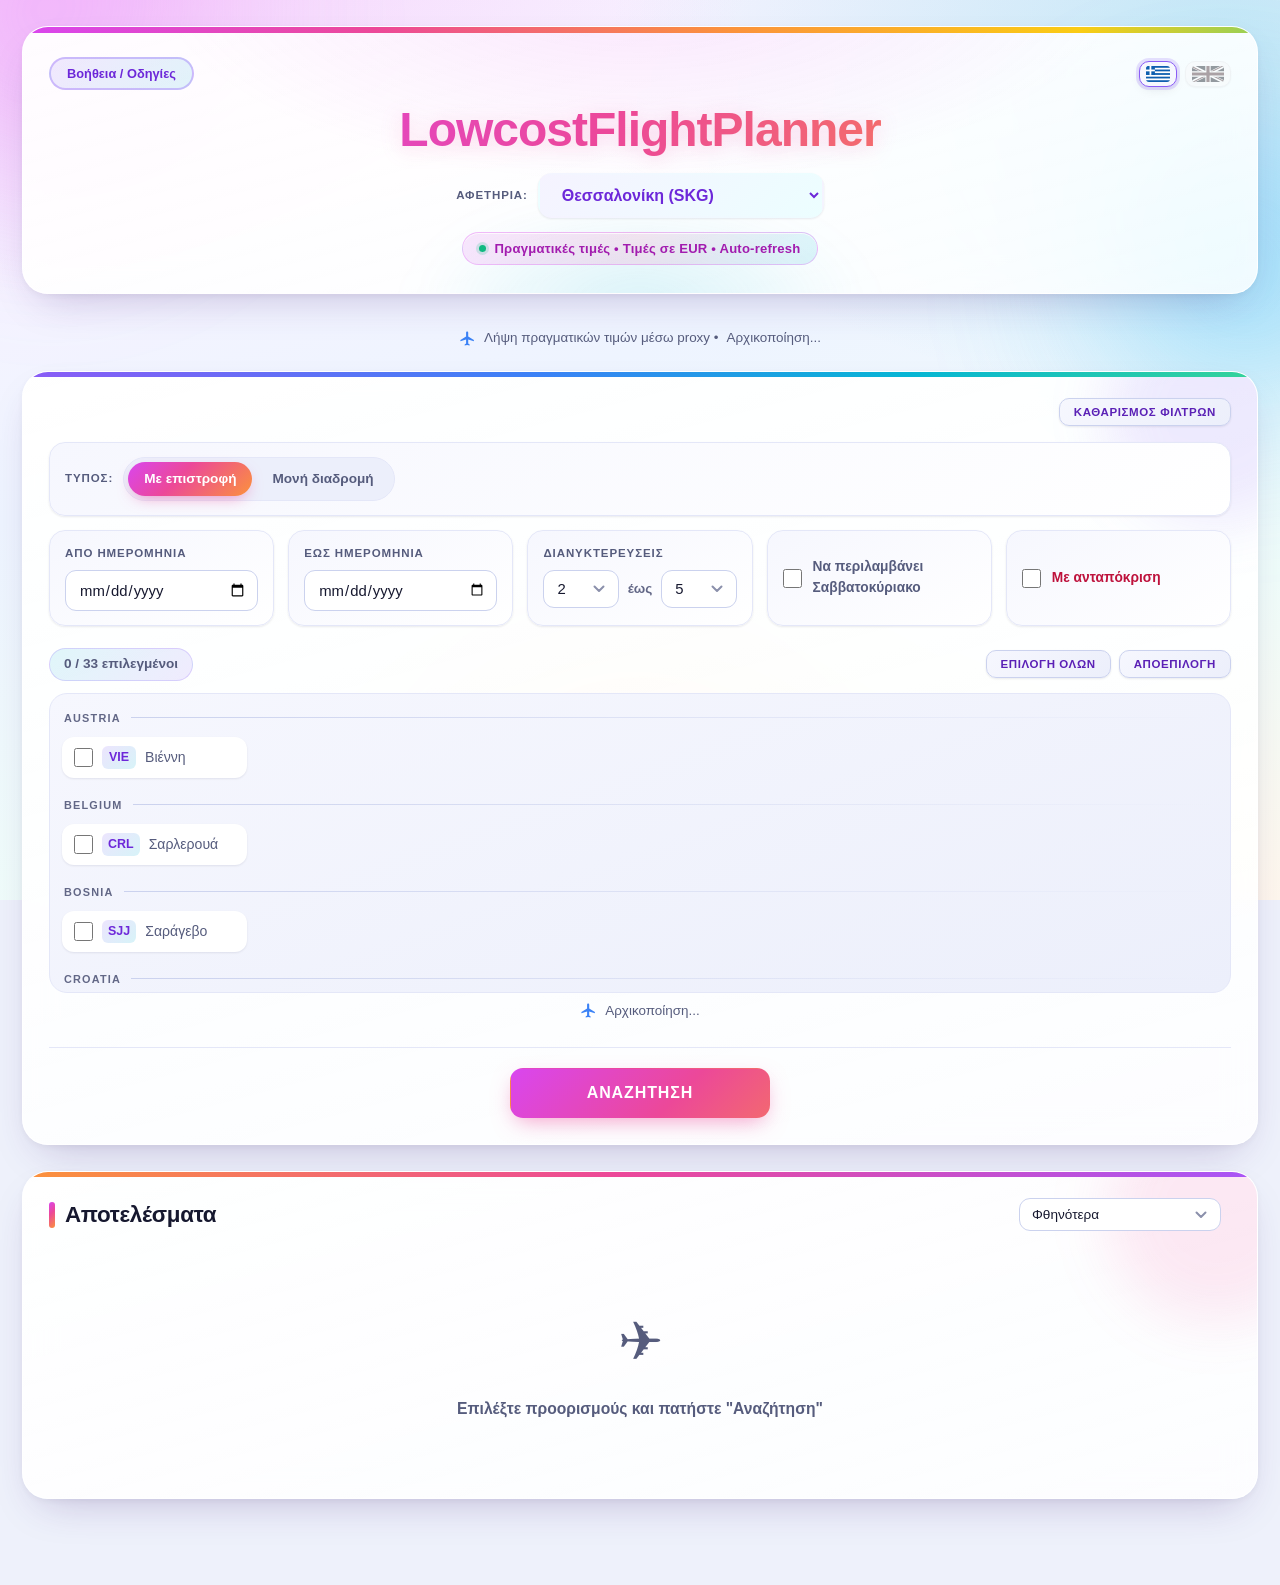
<file: index.html>
﻿<!DOCTYPE html>
<html lang="el">
<head>
  <meta charset="UTF-8">
  <meta name="viewport" content="width=device-width, initial-scale=1.0">
  <meta name="color-scheme" content="light dark">
  <meta name="description" content="LowcostFlightPlanner — αναζήτηση φθηνών πτήσεων Ryanair, round-trip, one-way και multi-destination.">
  <title>LowcostFlightPlanner - Με ανταπόκριση</title>
  <link rel="stylesheet" href="style.css?v=mcinline1">
  <link rel="icon" href="data:image/svg+xml,<svg xmlns='http://www.w3.org/2000/svg' viewBox='0 0 64 64'><defs><linearGradient id='g' x1='0' y1='0' x2='1' y2='1'><stop offset='0' stop-color='%23d946ef'/><stop offset='.5' stop-color='%23ec4899'/><stop offset='1' stop-color='%23fb923c'/></linearGradient></defs><rect width='64' height='64' rx='15' fill='url(%23g)'/><path d='M51 13 L13 30 L29 36 L35 51 Z' fill='%23fff'/><path d='M51 13 L35 51 L29 36 Z' fill='%23fff' opacity='.72'/></svg>">
</head>
<body>
  <div class="bg-decor" aria-hidden="true"><i></i><i></i><i></i></div>
<svg class="svg-defs" aria-hidden="true" focusable="false"><defs><linearGradient id="planeGrad" x1="0" y1="0" x2="1" y2="1"><stop offset="0" stop-color="#d946ef"/><stop offset=".5" stop-color="#ec4899"/><stop offset="1" stop-color="#fb923c"/></linearGradient></defs></svg>

  <div class="container">
    <header>
      <div class="header-topbar">
        <button class="help-btn" id="helpBtn" onclick="openHelpModal()" data-i18n="helpBtn">Βοήθεια / Οδηγίες</button>
        <div class="header-flags">
          <button class="lang-btn" id="flagEl" onclick="setLang('el')" title="Ελληνικά" aria-label="Ελληνικά">
            <svg width="24" height="16" viewBox="0 0 27 18" xmlns="http://www.w3.org/2000/svg" aria-hidden="true">
              <rect width="27" height="18" fill="#ffffff"/><rect y="0" width="27" height="2" fill="#0D5EAF"/><rect y="4" width="27" height="2" fill="#0D5EAF"/><rect y="8" width="27" height="2" fill="#0D5EAF"/><rect y="12" width="27" height="2" fill="#0D5EAF"/><rect y="16" width="27" height="2" fill="#0D5EAF"/><rect width="10" height="10" fill="#0D5EAF"/><rect x="4" y="0" width="2" height="10" fill="#ffffff"/><rect x="0" y="4" width="10" height="2" fill="#ffffff"/>
            </svg>
          </button>
          <button class="lang-btn" id="flagEn" onclick="setLang('en')" title="English" aria-label="English">
            <svg width="32" height="16" viewBox="0 0 60 30" xmlns="http://www.w3.org/2000/svg" aria-hidden="true">
              <clipPath id="ukS"><path d="M0,0 v30 h60 v-30 z"/></clipPath>
              <clipPath id="ukT"><path d="M30,15 h30 v15 z v15 h-30 z h-30 v-15 z v-15 h30 z"/></clipPath>
              <g clip-path="url(#ukS)"><path d="M0,0 v30 h60 v-30 z" fill="#012169"/><path d="M0,0 L60,30 M60,0 L0,30" stroke="#ffffff" stroke-width="6"/><path d="M0,0 L60,30 M60,0 L0,30" clip-path="url(#ukT)" stroke="#C8102E" stroke-width="4"/><path d="M30,0 v30 M0,15 h60" stroke="#ffffff" stroke-width="10"/><path d="M30,0 v30 M0,15 h60" stroke="#C8102E" stroke-width="6"/></g>
            </svg>
          </button>
        </div>
      </div>

      <h1>LowcostFlightPlanner</h1>

      <div class="city-selector">
        <label class="field-label" for="originSelect" data-i18n="origin">Αφετηρία:</label>
        <select class="origin-select" id="originSelect" onchange="onOriginChange()"></select>
      </div>

      <div class="badge" data-i18n="badge">Πραγματικές τιμές • Τιμές σε EUR • Auto-refresh</div>
    </header>

    <div id="proxyInfo" class="cache-info is-centered">
      <span class="dot is-loading" id="proxyDot" aria-hidden="true"><svg viewBox="0 0 24 24"><path d="M21 16v-2l-8-5V3.5c0-.83-.67-1.5-1.5-1.5S10 2.67 10 3.5V9l-8 5v2l8-2.5V19l-2 1.5V22l3.5-1 3.5 1v-1.5L13 19v-5.5l8 2.5z"/></svg></span>
      <span data-i18n-html="true" data-i18n="proxyInfo">Λήψη πραγματικών τιμών μέσω proxy • </span><span id="proxyStatus">Αρχικοποίηση...</span>
    </div>

    <section class="panel filters" id="filtersSection">
      <div class="filter-toolbar">
        <button class="btn btn-secondary btn-mini" id="clearFiltersBtn" onclick="clearAllFilters()" data-i18n="clearFilters">Καθαρισμός Φίλτρων</button>
        <button class="btn btn-secondary btn-mini is-hidden" id="filterToggleBtn" onclick="toggleFilters()" data-i18n="hideFilters">Απόκρυψη φίλτρων ▲</button>
      </div>

      <div class="filter-grid">
        <div class="filter-group trip-type">
          <span class="field-label" data-i18n="type">Τύπος:</span>
          <div class="seg" role="radiogroup">
            <label>
              <input type="radio" name="tripType" value="roundtrip" checked onchange="onTripTypeChange()">
              <span data-i18n="roundtrip">Με επιστροφή</span>
            </label>
            <label>
              <input type="radio" name="tripType" value="oneway" onchange="onTripTypeChange()">
              <span data-i18n="oneway">Μονή διαδρομή</span>
            </label>
          </div>
        </div>

        <div class="filter-group">
          <label for="dateFrom" data-i18n="dateFrom">Από ημερομηνία</label>
          <input type="date" id="dateFrom">
        </div>

        <div class="filter-group">
          <label for="dateTo" data-i18n="dateTo">Έως ημερομηνία</label>
          <input type="date" id="dateTo">
        </div>

        <div class="filter-group" id="nightsFilter">
          <label data-i18n="nights">Διανυκτερεύσεις</label>
          <div class="range-row">
            <select id="minNights" aria-label="min nights"></select>
            <span data-i18n="to">έως</span>
            <select id="maxNights" aria-label="max nights"></select>
          </div>
        </div>

        <div class="filter-group checkbox-group" id="weekendFilter">
          <input type="checkbox" id="weekendOnly">
          <label for="weekendOnly" data-i18n="weekend">Να περιλαμβάνει Σαββατοκύριακο</label>
        </div>

        <div class="filter-group checkbox-group" id="multiDestFilter">
          <input type="checkbox" id="multiDestMode" onchange="onMultiDestToggle()">
          <label for="multiDestMode" data-i18n="multiDest">Με ανταπόκριση</label>
          <div class="mcp-sub is-hidden" id="wheelOfFortuneRow">
            <input type="checkbox" id="wheelOfFortune" onchange="onWheelOfFortuneToggle()">
            <label for="wheelOfFortune"><span class="wheel-text" data-i18n="wheelOfFortuneLabel">Τροχός της τύχης</span></label>
            <span class="mcp-hint" data-i18n="wheelHint">Όλοι οι προορισμοί αυτόματα</span>
          </div>
        </div>
      </div>

      <div class="destinations-section">
        <div class="destinations-header">
          <span class="count" id="destCount">Φόρτωση προορισμών...</span>
          <div class="destinations-actions" id="destActions">
            <button class="btn btn-secondary btn-mini" onclick="selectAllDestinations(true)" data-i18n="selectAll">Επιλογή όλων</button>
            <button class="btn btn-secondary btn-mini" onclick="selectAllDestinations(false)" data-i18n="clear">Αποεπιλογή</button>
          </div>
        </div>
        <div class="destinations-grid" id="destGrid">
          <div class="loading"><div class="plane-loader" aria-hidden="true"><span class="plane-ping"></span><span class="plane-ping plane-ping-late"></span><svg class="plane-icon" viewBox="0 0 24 24"><path fill="url(#planeGrad)" d="M21 16v-2l-8-5V3.5c0-.83-.67-1.5-1.5-1.5S10 2.67 10 3.5V9l-8 5v2l8-2.5V19l-2 1.5V22l3.5-1 3.5 1v-1.5L13 19v-5.5l8 2.5z"/></svg></div></div>
        </div>
      </div>

      <div id="cacheInfo" class="cache-info is-centered">
        <span class="dot is-empty" id="cacheDot" aria-hidden="true"><svg viewBox="0 0 24 24"><path d="M21 16v-2l-8-5V3.5c0-.83-.67-1.5-1.5-1.5S10 2.67 10 3.5V9l-8 5v2l8-2.5V19l-2 1.5V22l3.5-1 3.5 1v-1.5L13 19v-5.5l8 2.5z"/></svg></span>
        <span id="cacheText">Αρχικοποίηση...</span>
      </div>

      <div class="search-row">
        <button class="btn btn-primary" id="searchBtn" onclick="search()" data-i18n="search">Αναζήτηση</button>
      </div>
    </section>

    <section class="panel results" id="resultsSection">
      <div class="results-header">
        <h2 data-i18n="results">Αποτελέσματα</h2>
        <div class="results-controls">
          <select id="sortBy" onchange="reSortResults()" aria-label="sort">
            <option value="price" data-i18n="cheapest">Φθηνότερα</option>
            <option value="date" data-i18n="depDate">Ημερομηνία αναχώρησης</option>
          </select>
          <select id="simpleNightsFilter" class="is-hidden" onchange="filterSimpleNights()" aria-label="nights">
            <option value="ALL" data-i18n="wheelAllNights">Όλες οι διανυκτερεύσεις</option>
          </select>
          <select id="simpleCityFilter" class="is-hidden" onchange="filterSimpleCity()" aria-label="city">
            <option value="ALL" data-i18n="cityAll">Όλες οι πόλεις</option>
          </select>
          <select id="simpleWaitFilter" class="is-hidden" onchange="filterSimpleWait()" aria-label="wait">
            <option value="ALL" data-i18n="waitAll">Όλες οι αναμονές</option>
            <option value="1-3" data-i18n="wait1to3">1-3 ώρες</option>
            <option value="3-6" data-i18n="wait3to6">3-6 ώρες</option>
            <option value="6-9" data-i18n="wait6to9">6-9 ώρες</option>
            <option value="9-24">9-24 ώρες</option>
          </select>
          <span class="info" id="resultsInfo"></span>
        </div>
      </div>
      <div id="resultsContent">
        <div class="empty-msg">
          <div class="big-icon">&#9992;</div>
          <p data-i18n="emptyInit">Επιλέξτε προορισμούς και πατήστε "Αναζήτηση"</p>
        </div>
      </div>
    </section>
  </div>

  <div class="help-modal-overlay" id="helpModal" onclick="if(event.target===this)closeHelpModal()">
    <div class="help-modal-box" role="dialog" aria-modal="true" aria-labelledby="helpTitle">
      <button class="help-modal-close" onclick="closeHelpModal()" aria-label="Close">✕</button>
      <h2 id="helpTitle" data-i18n="helpTitle">Βοήθεια / Οδηγίες</h2>
      <div class="help-body" data-i18n-html="true" data-i18n="helpBody"></div>
    </div>
  </div>

  <script src="app.js?v=mcinline1"></script>
</body>
</html>
</file>
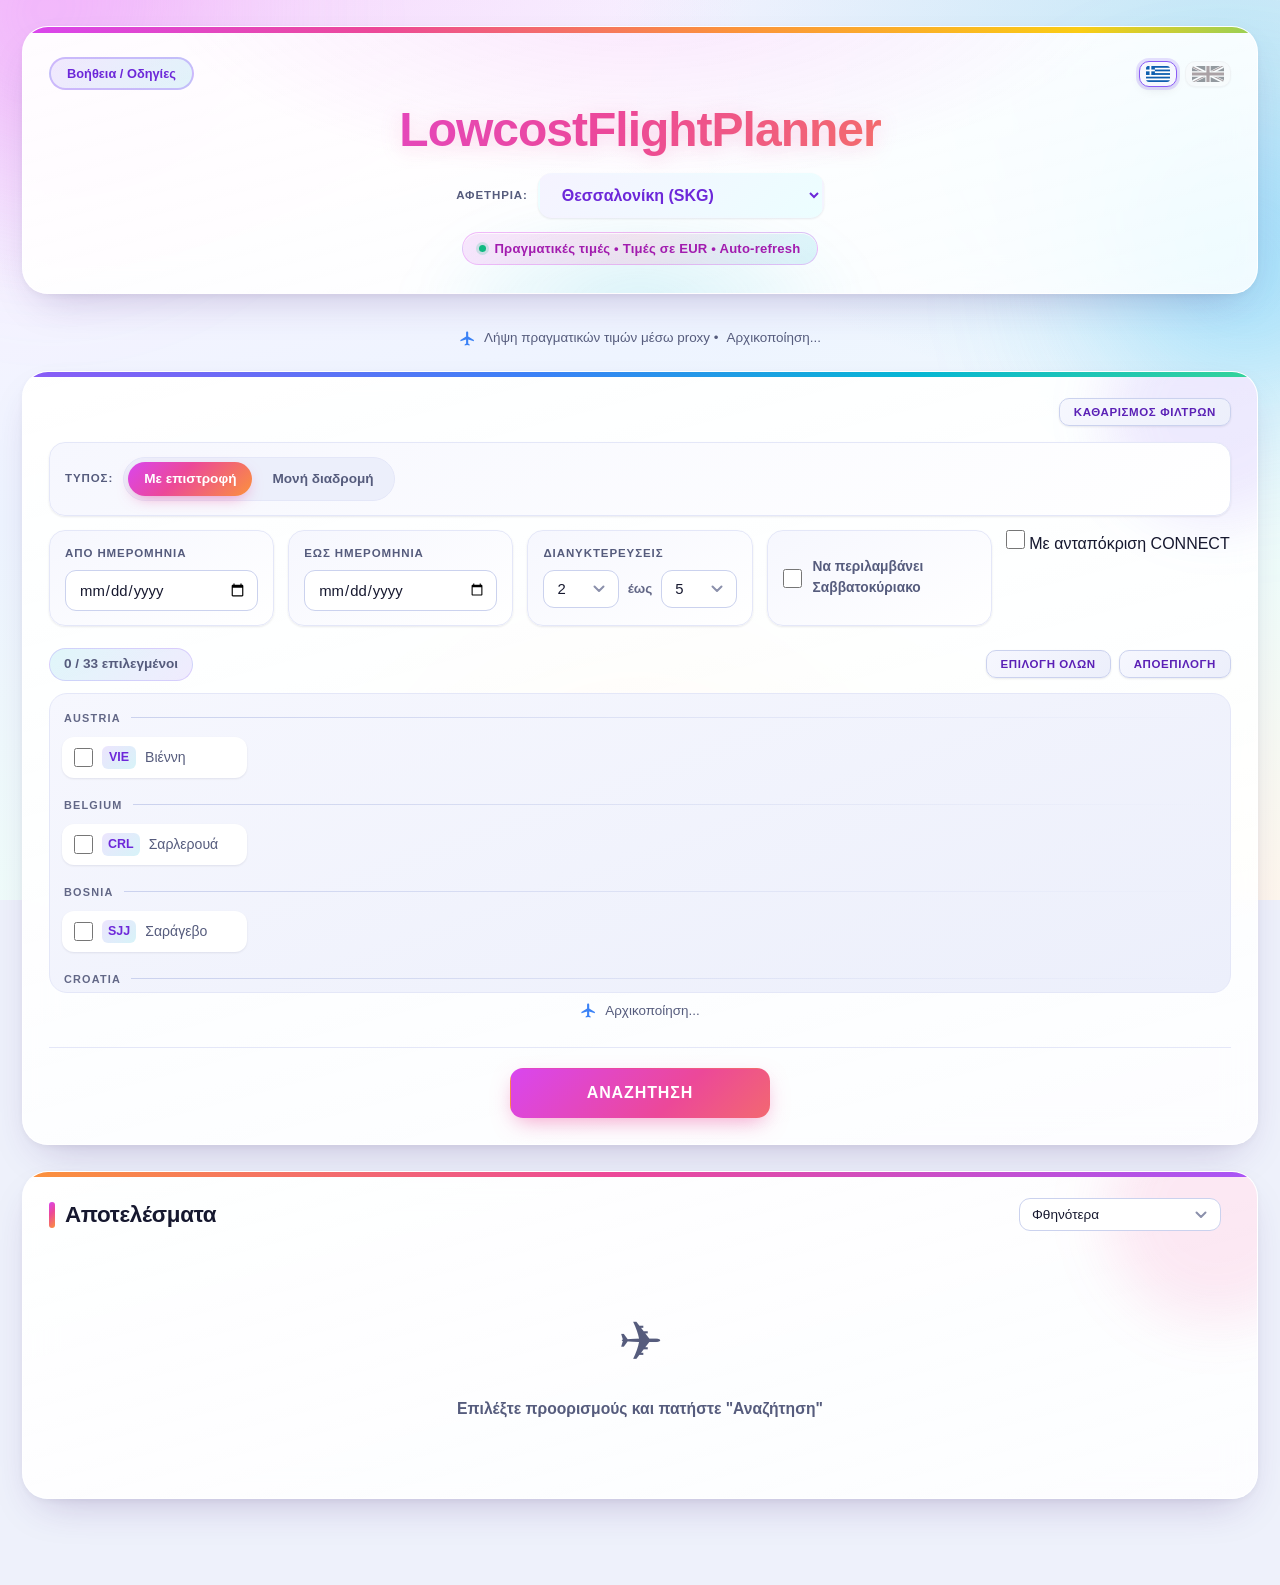
<file: RyanairFlightPlanner.html>
﻿<!DOCTYPE html>
<html lang="el">
<head>
  <meta charset="UTF-8">
  <meta name="viewport" content="width=device-width, initial-scale=1.0">
  <meta name="color-scheme" content="light dark">
  <meta name="description" content="LowcostFlightPlanner — αναζήτηση φθηνών πτήσεων Ryanair, round-trip, one-way και multi-destination.">
  <title>LowcostFlightPlanner - Multi-Destination</title>
  <link rel="stylesheet" href="style.css?v=pricecolors3">
  <link rel="icon" href="data:image/svg+xml,<svg xmlns='http://www.w3.org/2000/svg' viewBox='0 0 64 64'><defs><linearGradient id='g' x1='0' y1='0' x2='1' y2='1'><stop offset='0' stop-color='%23d946ef'/><stop offset='.5' stop-color='%23ec4899'/><stop offset='1' stop-color='%23fb923c'/></linearGradient></defs><rect width='64' height='64' rx='15' fill='url(%23g)'/><path d='M51 13 L13 30 L29 36 L35 51 Z' fill='%23fff'/><path d='M51 13 L35 51 L29 36 Z' fill='%23fff' opacity='.72'/></svg>">
</head>
<body>
  <div class="bg-decor" aria-hidden="true"><i></i><i></i><i></i></div>
<svg class="svg-defs" aria-hidden="true" focusable="false"><defs><linearGradient id="planeGrad" x1="0" y1="0" x2="1" y2="1"><stop offset="0" stop-color="#d946ef"/><stop offset=".5" stop-color="#ec4899"/><stop offset="1" stop-color="#fb923c"/></linearGradient></defs></svg>

  <div class="container">
    <header>
      <div class="header-topbar">
        <button class="help-btn" id="helpBtn" onclick="openHelpModal()" data-i18n="helpBtn">Βοήθεια / Οδηγίες</button>
        <div class="header-flags">
          <button class="lang-btn" id="flagEl" onclick="setLang('el')" title="Ελληνικά" aria-label="Ελληνικά">
            <svg width="24" height="16" viewBox="0 0 27 18" xmlns="http://www.w3.org/2000/svg" aria-hidden="true">
              <rect width="27" height="18" fill="#ffffff"/><rect y="0" width="27" height="2" fill="#0D5EAF"/><rect y="4" width="27" height="2" fill="#0D5EAF"/><rect y="8" width="27" height="2" fill="#0D5EAF"/><rect y="12" width="27" height="2" fill="#0D5EAF"/><rect y="16" width="27" height="2" fill="#0D5EAF"/><rect width="10" height="10" fill="#0D5EAF"/><rect x="4" y="0" width="2" height="10" fill="#ffffff"/><rect x="0" y="4" width="10" height="2" fill="#ffffff"/>
            </svg>
          </button>
          <button class="lang-btn" id="flagEn" onclick="setLang('en')" title="English" aria-label="English">
            <svg width="32" height="16" viewBox="0 0 60 30" xmlns="http://www.w3.org/2000/svg" aria-hidden="true">
              <clipPath id="ukS"><path d="M0,0 v30 h60 v-30 z"/></clipPath>
              <clipPath id="ukT"><path d="M30,15 h30 v15 z v15 h-30 z h-30 v-15 z v-15 h30 z"/></clipPath>
              <g clip-path="url(#ukS)"><path d="M0,0 v30 h60 v-30 z" fill="#012169"/><path d="M0,0 L60,30 M60,0 L0,30" stroke="#ffffff" stroke-width="6"/><path d="M0,0 L60,30 M60,0 L0,30" clip-path="url(#ukT)" stroke="#C8102E" stroke-width="4"/><path d="M30,0 v30 M0,15 h60" stroke="#ffffff" stroke-width="10"/><path d="M30,0 v30 M0,15 h60" stroke="#C8102E" stroke-width="6"/></g>
            </svg>
          </button>
        </div>
      </div>

      <h1>LowcostFlightPlanner</h1>

      <div class="city-selector">
        <label class="field-label" for="originSelect" data-i18n="origin">Αφετηρία:</label>
        <select class="origin-select" id="originSelect" onchange="onOriginChange()"></select>
      </div>

      <div class="badge" data-i18n="badge">Πραγματικές τιμές • Τιμές σε EUR • Auto-refresh</div>
    </header>

    <div id="proxyInfo" class="cache-info is-centered">
      <span class="dot is-loading" id="proxyDot" aria-hidden="true"><svg viewBox="0 0 24 24"><path d="M21 16v-2l-8-5V3.5c0-.83-.67-1.5-1.5-1.5S10 2.67 10 3.5V9l-8 5v2l8-2.5V19l-2 1.5V22l3.5-1 3.5 1v-1.5L13 19v-5.5l8 2.5z"/></svg></span>
      <span data-i18n-html="true" data-i18n="proxyInfo">Λήψη πραγματικών τιμών μέσω proxy • </span><span id="proxyStatus">Αρχικοποίηση...</span>
    </div>

    <section class="panel filters" id="filtersSection">
      <div class="filter-toolbar">
        <button class="btn btn-secondary btn-mini" id="clearFiltersBtn" onclick="clearAllFilters()" data-i18n="clearFilters">Καθαρισμός Φίλτρων</button>
        <button class="btn btn-secondary btn-mini is-hidden" id="filterToggleBtn" onclick="toggleFilters()" data-i18n="hideFilters">Απόκρυψη φίλτρων ▲</button>
      </div>

      <div class="filter-grid">
        <div class="filter-group trip-type">
          <span class="field-label" data-i18n="type">Τύπος:</span>
          <div class="seg" role="radiogroup">
            <label>
              <input type="radio" name="tripType" value="roundtrip" checked onchange="onTripTypeChange()">
              <span data-i18n="roundtrip">Με επιστροφή</span>
            </label>
            <label>
              <input type="radio" name="tripType" value="oneway" onchange="onTripTypeChange()">
              <span data-i18n="oneway">Μονή διαδρομή</span>
            </label>
          </div>
        </div>

        <div class="filter-group">
          <label for="dateFrom" data-i18n="dateFrom">Από ημερομηνία</label>
          <input type="date" id="dateFrom">
        </div>

        <div class="filter-group">
          <label for="dateTo" data-i18n="dateTo">Έως ημερομηνία</label>
          <input type="date" id="dateTo">
        </div>

        <div class="filter-group" id="nightsFilter">
          <label data-i18n="nights">Διανυκτερεύσεις</label>
          <div class="range-row">
            <select id="minNights" aria-label="min nights"></select>
            <span data-i18n="to">έως</span>
            <select id="maxNights" aria-label="max nights"></select>
          </div>
        </div>

        <div class="filter-group checkbox-group" id="weekendFilter">
          <input type="checkbox" id="weekendOnly">
          <label for="weekendOnly" data-i18n="weekend">Να περιλαμβάνει Σαββατοκύριακο</label>
        </div>

        <div class="mcp">
          <div class="mcp-head">
            <input type="checkbox" id="multiDestMode" onchange="onMultiDestToggle()">
            <label for="multiDestMode" data-i18n="multiDest">Multi-Destination</label>
            <span class="mcp-chip">CONNECT</span>
          </div>
          <div class="mcp-sub is-hidden" id="wheelOfFortuneRow">
            <input type="checkbox" id="wheelOfFortune" onchange="onWheelOfFortuneToggle()">
            <label for="wheelOfFortune"><span class="wheel-text" data-i18n="wheelOfFortuneLabel">Τροχός της τύχης</span></label>
            <span class="mcp-hint" data-i18n="wheelHint">Όλοι οι προορισμοί αυτόματα</span>
          </div>
        </div>
      </div>

      <div class="destinations-section">
        <div class="destinations-header">
          <span class="count" id="destCount">Φόρτωση προορισμών...</span>
          <div class="destinations-actions" id="destActions">
            <button class="btn btn-secondary btn-mini" onclick="selectAllDestinations(true)" data-i18n="selectAll">Επιλογή όλων</button>
            <button class="btn btn-secondary btn-mini" onclick="selectAllDestinations(false)" data-i18n="clear">Αποεπιλογή</button>
          </div>
        </div>
        <div class="destinations-grid" id="destGrid">
          <div class="loading"><div class="plane-loader" aria-hidden="true"><span class="plane-ping"></span><span class="plane-ping plane-ping-late"></span><svg class="plane-icon" viewBox="0 0 24 24"><path fill="url(#planeGrad)" d="M21 16v-2l-8-5V3.5c0-.83-.67-1.5-1.5-1.5S10 2.67 10 3.5V9l-8 5v2l8-2.5V19l-2 1.5V22l3.5-1 3.5 1v-1.5L13 19v-5.5l8 2.5z"/></svg></div></div>
        </div>
      </div>

      <div id="cacheInfo" class="cache-info is-centered">
        <span class="dot is-empty" id="cacheDot" aria-hidden="true"><svg viewBox="0 0 24 24"><path d="M21 16v-2l-8-5V3.5c0-.83-.67-1.5-1.5-1.5S10 2.67 10 3.5V9l-8 5v2l8-2.5V19l-2 1.5V22l3.5-1 3.5 1v-1.5L13 19v-5.5l8 2.5z"/></svg></span>
        <span id="cacheText">Αρχικοποίηση...</span>
      </div>

      <div class="search-row">
        <button class="btn btn-primary" id="searchBtn" onclick="search()" data-i18n="search">Αναζήτηση</button>
      </div>
    </section>

    <section class="panel results" id="resultsSection">
      <div class="results-header">
        <h2 data-i18n="results">Αποτελέσματα</h2>
        <div class="results-controls">
          <select id="sortBy" onchange="reSortResults()" aria-label="sort">
            <option value="price" data-i18n="cheapest">Φθηνότερα</option>
            <option value="date" data-i18n="depDate">Ημερομηνία αναχώρησης</option>
          </select>
          <select id="simpleNightsFilter" class="is-hidden" onchange="filterSimpleNights()" aria-label="nights">
            <option value="ALL" data-i18n="wheelAllNights">Όλες οι διανυκτερεύσεις</option>
          </select>
          <select id="simpleCityFilter" class="is-hidden" onchange="filterSimpleCity()" aria-label="city">
            <option value="ALL" data-i18n="cityAll">Όλες οι πόλεις</option>
          </select>
          <select id="simpleWaitFilter" class="is-hidden" onchange="filterSimpleWait()" aria-label="wait">
            <option value="ALL" data-i18n="waitAll">Όλες οι αναμονές</option>
            <option value="1-3" data-i18n="wait1to3">1-3 ώρες</option>
            <option value="3-6" data-i18n="wait3to6">3-6 ώρες</option>
            <option value="6-9" data-i18n="wait6to9">6-9 ώρες</option>
            <option value="9-24">9-24 ώρες</option>
          </select>
          <span class="info" id="resultsInfo"></span>
        </div>
      </div>
      <div id="resultsContent">
        <div class="empty-msg">
          <div class="big-icon">&#9992;</div>
          <p data-i18n="emptyInit">Επιλέξτε προορισμούς και πατήστε "Αναζήτηση"</p>
        </div>
      </div>
    </section>
  </div>

  <div class="help-modal-overlay" id="helpModal" onclick="if(event.target===this)closeHelpModal()">
    <div class="help-modal-box" role="dialog" aria-modal="true" aria-labelledby="helpTitle">
      <button class="help-modal-close" onclick="closeHelpModal()" aria-label="Close">✕</button>
      <h2 id="helpTitle" data-i18n="helpTitle">Βοήθεια / Οδηγίες</h2>
      <div class="help-body" data-i18n-html="true" data-i18n="helpBody"></div>
    </div>
  </div>

  <script src="app.js?v=waitpick1"></script>
</body>
</html>
</file>
<file: style.css>
/* ============================================================
   LowcostFlightPlanner — Design System
   ============================================================ */

/* ---------- 1. Tokens ---------- */
:root {
  color-scheme: light;

  /* Brand spectrum */
  --violet: #8b5cf6;
  --indigo: #6366f1;
  --blue:   #3b82f6;
  --cyan:   #06b6d4;
  --teal:   #14b8a6;
  --green:  #10b981;
  --lime:   #84cc16;
  --gold:   #f59e0b;
  --amber:  #f59e0b;
  --orange: #fb923c;
  --coral:  #f97316;
  --rose:   #f43f5e;
  --pink:   #ec4899;

  /* Readable steps of the accent colours, for text. The spectrum above is
     tuned for fills and borders, but as text on white those same values sit
     at 2.5-3.8:1. These darker steps clear 4.5:1. */
  --teal-ink:  #0d6c86;
  --green-ink: #047857;
  --rose-ink:  #be185d;
  --fuchsia:#d946ef;

  /* Semantic surfaces */
  --bg:        #eef1fb;
  --surface:   #ffffff;
  --surface-2: #f6f7fe;
  --surface-3: #eceffb;
  --text:      #16182f;
  --text-2:    #565c7d;
  --text-3:    #626786;
  --border:    #e4e7f8;
  --border-2:  #cbd2ee;

  /* Gradients */
  --sunset:  linear-gradient(135deg, #d946ef, #ec4899 42%, #fb923c);
  --aurora:  linear-gradient(135deg, #06b6d4, #3b82f6 45%, #8b5cf6);
  --emerald: linear-gradient(135deg, #10b981, #14b8a6);
  --rainbow: linear-gradient(90deg, #d946ef, #ec4899, #fb923c, #facc15, #34d399, #06b6d4, #6366f1, #d946ef);
  --sunset-glow: 0 8px 22px -6px rgba(236, 72, 153, 0.55);
  --aurora-glow: 0 8px 22px -6px rgba(99, 102, 241, 0.55);

  /* Elevation */
  --sh-sm: 0 1px 2px rgba(20, 22, 50, 0.05), 0 1px 3px rgba(20, 22, 50, 0.04);
  --sh-md: 0 4px 12px -2px rgba(20, 22, 50, 0.08), 0 2px 4px rgba(20, 22, 50, 0.04);
  --sh-lg: 0 18px 44px -18px rgba(60, 30, 120, 0.28), 0 2px 8px rgba(20, 22, 50, 0.05);
  --sh-xl: 0 32px 70px -24px rgba(60, 30, 120, 0.42);

  /* Motion */
  --ease: cubic-bezier(0.22, 1, 0.36, 1);
}

/* ---------- 2. Reset ---------- */
*, *::before, *::after { box-sizing: border-box; margin: 0; padding: 0; }

html { scroll-behavior: smooth; }

body {
  font-family: 'Segoe UI Variable', -apple-system, BlinkMacSystemFont, 'Segoe UI', Roboto, 'Helvetica Neue', Arial, sans-serif;
  font-size: 16px;
  line-height: 1.5;
  color: var(--text);
  background-color: var(--bg);
  background-image:
    radial-gradient(1100px 620px at 8% -8%,  rgba(217, 70, 239, 0.20), transparent 60%),
    radial-gradient(1000px 600px at 96% 4%,  rgba(6, 182, 212, 0.20),  transparent 62%),
    radial-gradient(900px  700px at 50% 104%, rgba(251, 146, 60, 0.18), transparent 60%),
    linear-gradient(165deg, #fdf3ff 0%, #eef4ff 42%, #f0fdfa 74%, #fff7ed 100%);
  background-attachment: fixed;
  min-height: 100vh;
  padding: 26px 22px 60px;
  -webkit-font-smoothing: antialiased;
}

::selection { background: rgba(217, 70, 239, 0.22); color: #3b0764; }

/* Scrollbars */
* { scrollbar-width: thin; scrollbar-color: var(--border-2) transparent; }
::-webkit-scrollbar { width: 9px; height: 9px; }
::-webkit-scrollbar-track { background: transparent; }
::-webkit-scrollbar-thumb { background: var(--border-2); border-radius: 99px; border: 2px solid transparent; background-clip: content-box; }
::-webkit-scrollbar-thumb:hover { background: var(--violet); background-clip: content-box; }

/* ---------- 3. Ambient decorations ---------- */
.bg-decor {
  position: fixed; inset: 0; z-index: 0;
  overflow: hidden; pointer-events: none;
}
.bg-decor i {
  position: absolute; display: block; border-radius: 50%;
  filter: blur(72px); opacity: 0.5;
  animation: floatOrb 26s ease-in-out infinite;
}
.bg-decor i:nth-child(1) { width: 420px; height: 420px; top: -140px; left: -100px;
  background: radial-gradient(circle at 30% 30%, #e879f9, transparent 70%); }
.bg-decor i:nth-child(2) { width: 380px; height: 380px; top: 12%; right: -120px;
  background: radial-gradient(circle at 60% 40%, #38bdf8, transparent 70%); animation-delay: -8s; }
.bg-decor i:nth-child(3) { width: 460px; height: 460px; bottom: -180px; left: 32%;
  background: radial-gradient(circle at 50% 50%, #fb923c, transparent 70%); animation-delay: -16s; }
@keyframes floatOrb {
  0%, 100% { transform: translate3d(0, 0, 0) scale(1); }
  33%      { transform: translate3d(34px, -28px, 0) scale(1.08); }
  66%      { transform: translate3d(-26px, 22px, 0) scale(0.95); }
}

.container { position: relative; z-index: 1; max-width: 1360px; margin: 0 auto; }

/* ---------- 4. Card shell ---------- */
.panel {
  position: relative;
  background: linear-gradient(165deg, rgba(255,255,255,0.96) 0%, rgba(255,255,255,0.86) 100%);
  -webkit-backdrop-filter: blur(16px) saturate(150%);
  backdrop-filter: blur(16px) saturate(150%);
  border: 1px solid rgba(255,255,255,0.85);
  border-radius: 26px;
  padding: 26px;
  margin-bottom: 26px;
  box-shadow: var(--sh-lg);
  overflow: hidden;
}
.panel > * { position: relative; z-index: 1; }
.panel::before {
  content: ''; position: absolute; top: 0; left: 0; right: 0; height: 5px;
  background: var(--panel-accent, var(--aurora));
  z-index: 2;
}
.panel::after {
  content: ''; position: absolute; top: -70px; right: -70px;
  width: 220px; height: 220px; border-radius: 50%;
  background: var(--panel-glow, rgba(139, 92, 246, 0.10));
  filter: blur(28px); pointer-events: none;
}

.filters { --panel-accent: linear-gradient(90deg, #8b5cf6, #3b82f6 42%, #06b6d4 72%, #34d399);
           --panel-glow: rgba(139, 92, 246, 0.13); }
.results { --panel-accent: linear-gradient(90deg, #fb923c, #ec4899 48%, #a855f7);
           --panel-glow: rgba(236, 72, 153, 0.12); }

/* ---------- 5. Header ---------- */
header {
  position: relative;
  text-align: center;
  padding: 30px 26px 28px;
  border-radius: 26px;
  margin-bottom: 26px;
  background:
    radial-gradient(700px 300px at 50% -20%, rgba(217,70,239,0.14), transparent 70%),
    linear-gradient(165deg, rgba(255,255,255,0.96), rgba(255,255,255,0.85));
  -webkit-backdrop-filter: blur(16px) saturate(150%);
  backdrop-filter: blur(16px) saturate(150%);
  border: 1px solid rgba(255,255,255,0.85);
  box-shadow: var(--sh-lg);
  overflow: hidden;
}
header::before {
  content: ''; position: absolute; top: 0; left: 0; right: 0; height: 6px;
  background: var(--rainbow); background-size: 200% 100%;
  animation: gradientMove 9s linear infinite;
  z-index: 2;
}
header::after {
  content: ''; position: absolute; bottom: -110px; left: 50%;
  width: 460px; height: 200px; transform: translateX(-50%);
  background: radial-gradient(ellipse at center, rgba(6,182,212,0.16), transparent 70%);
  filter: blur(24px); pointer-events: none;
}
header > * { position: relative; z-index: 1; }

.header-topbar {
  display: flex; justify-content: space-between; align-items: center;
  gap: 10px; margin-bottom: 14px;
}
.header-flags { display: flex; gap: 8px; align-items: center; }
.lang-btn {
  background: var(--surface-2); border: 1.5px solid var(--border);
  border-radius: 10px; padding: 4px 6px; cursor: pointer; line-height: 1;
  display: inline-flex; transition: transform .2s var(--ease), box-shadow .2s, border-color .2s, opacity .2s, filter .2s;
  box-shadow: var(--sh-sm);
}
.lang-btn svg { display: block; border-radius: 3px; }
.lang-btn:hover { transform: translateY(-2px); border-color: var(--violet); box-shadow: var(--sh-md); }
.lang-btn.is-active {
  opacity: 1; filter: none;
  border-color: var(--violet);
  box-shadow: 0 0 0 3px rgba(139, 92, 246, 0.18), var(--sh-md);
}
.lang-btn:not(.is-active) { opacity: 0.45; filter: grayscale(0.85); }

header h1 {
  font-size: clamp(1.9rem, 4.6vw, 3rem);
  font-weight: 800;
  letter-spacing: -1px;
  line-height: 1.1;
  background: linear-gradient(100deg, #d946ef, #ec4899 20%, #fb923c 40%, #facc15 55%, #06b6d4 72%, #8b5cf6 90%);
  background-size: 240% auto;
  color: #d946ef;
  -webkit-background-clip: text; -webkit-text-fill-color: transparent;
  background-clip: text;
  filter: drop-shadow(0 3px 10px rgba(236, 72, 153, 0.22));
  animation: gradientMove 8s ease infinite;
}
@keyframes gradientMove { 0%, 100% { background-position: 0% 50%; } 50% { background-position: 100% 50%; } }

header p { color: var(--text-2); font-size: 1.05rem; margin-top: 6px; }

header .badge {
  display: inline-flex; align-items: center; gap: 8px;
  margin-top: 14px; padding: 6px 16px;
  background: linear-gradient(90deg, rgba(217,70,239,0.13), rgba(236,72,153,0.13), rgba(6,182,212,0.13));
  border: 1px solid rgba(217,70,239,0.28);
  border-radius: 999px;
  font-size: 0.82rem; font-weight: 700; color: #a21caf;
  letter-spacing: 0.2px;
  box-shadow: inset 0 1px 0 rgba(255,255,255,0.7);
}
header .badge::before {
  content: ''; width: 7px; height: 7px; border-radius: 50%;
  background: var(--green); box-shadow: 0 0 0 3px rgba(16,185,129,0.18);
  animation: pulse 2s ease-in-out infinite;
}

/* Origin picker */
.city-selector { display: flex; gap: 10px; justify-content: center; align-items: center; margin-top: 16px; flex-wrap: wrap; }
.field-label {
  font-size: 0.72rem; font-weight: 800; color: var(--text-2);
  text-transform: uppercase; letter-spacing: 0.9px;
}
.origin-select {
  padding: 11px 40px 11px 18px;
  border-radius: 14px;
  border: 2px solid transparent;
  background: linear-gradient(135deg, #f5f3ff, #ecfeff);
  background-color: var(--surface-2);
  color: #6d28d9;
  font-weight: 700; font-size: 1rem;
  outline: none; cursor: pointer;
  max-width: 340px;
  box-shadow: var(--sh-sm);
  transition: box-shadow .2s, border-color .2s, transform .2s var(--ease);
}
.origin-select:hover { border-color: rgba(139,92,246,0.5); transform: translateY(-1px); box-shadow: var(--sh-md); }
.origin-select:focus { border-color: var(--violet); box-shadow: 0 0 0 4px rgba(139,92,246,0.16); }
.origin-select option { color: var(--text); background: var(--surface); }
.city-btn {
  padding: 7px 16px; border-radius: 999px; border: 2px solid var(--border);
  background: var(--surface); color: var(--text-2);
  font-size: 0.82rem; font-weight: 700; cursor: pointer; transition: all .2s var(--ease);
}
.city-btn:hover { border-color: var(--cyan); color: #0e7490; }
.city-btn.active { background: var(--aurora); color: #fff; border-color: transparent; box-shadow: var(--aurora-glow); }
.city-sep { display: inline-block; width: 2px; height: 28px; background: var(--border-2); margin: 4px 6px; vertical-align: middle; }

/* ---------- 6. Status strip ---------- */
.cache-info {
  display: flex; align-items: center; gap: 8px;
  font-size: 0.84rem; color: var(--text-2);
  padding: 8px 0; margin-bottom: 4px;
}
.dot {
  width: 17px; height: 17px; flex-shrink: 0; padding: 0;
  display: inline-flex; align-items: center; justify-content: center;
  vertical-align: -3px;
}
.dot svg { width: 100%; height: 100%; display: block; fill: currentColor; }
.dot.is-fresh   { color: var(--green); }
.dot.is-stale   { color: var(--gold); }
.dot.is-empty   { color: var(--rose); }
.dot.is-loading { color: var(--blue); animation: statusBlink 1.7s ease-in-out infinite; }
@keyframes statusBlink { 0%, 100% { opacity: 1; } 50% { opacity: 0.3; } }
.cache-info.is-centered { justify-content: center; }
#proxyInfo.is-centered { margin-bottom: 14px; }
@keyframes pulse { 0%, 100% { opacity: 1; transform: scale(1); } 50% { opacity: 0.35; transform: scale(0.82); } }

/* ---------- 7. Buttons ---------- */
.btn {
  position: relative; overflow: hidden;
  display: inline-flex; align-items: center; justify-content: center; gap: 8px;
  padding: 11px 26px;
  border: 1.5px solid transparent; border-radius: 13px;
  font-family: inherit; font-size: 0.9rem; font-weight: 800;
  text-transform: uppercase; letter-spacing: 0.9px;
  cursor: pointer;
  transition: transform .2s var(--ease), box-shadow .25s, background .2s, color .2s, border-color .2s, opacity .2s;
}
.btn::after {
  content: ''; position: absolute; inset: 0;
  background: linear-gradient(110deg, transparent 32%, rgba(255,255,255,0.5) 50%, transparent 68%);
  transform: translateX(-130%);
  pointer-events: none;
}
.btn:hover::after { transform: translateX(130%); transition: transform .75s var(--ease); }
.btn:active { transform: scale(0.97); }
.btn:disabled { opacity: 0.5; cursor: not-allowed; transform: none; }
.btn:disabled::after { display: none; }

.btn-primary {
  background: var(--sunset); background-size: 150% 150%;
  color: #fff; box-shadow: var(--sunset-glow);
}
.btn-primary:hover { transform: translateY(-2px); box-shadow: 0 14px 28px -8px rgba(236,72,153,0.6); filter: saturate(1.08); }
.btn-primary:disabled { box-shadow: none; }

.btn-secondary {
  background: linear-gradient(135deg, var(--surface-2), var(--surface-3));
  color: #5b21b6; border-color: var(--border-2);
  box-shadow: var(--sh-sm);
}
.btn-secondary:hover { background: linear-gradient(135deg, #f5f3ff, #ecfeff); border-color: var(--violet); color: #6d28d9; transform: translateY(-1px); box-shadow: var(--sh-md); }

.btn-mini { padding: 7px 14px; font-size: 0.72rem; border-radius: 10px; letter-spacing: 0.6px; }

.help-btn {
  padding: 7px 16px; border-radius: 999px; border: 2px solid transparent;
  background: linear-gradient(135deg, rgba(139,92,246,0.12), rgba(6,182,212,0.12));
  color: #6d28d9; border-color: rgba(139,92,246,0.35);
  font-family: inherit; font-size: 0.8rem; font-weight: 700; cursor: pointer;
  transition: all .2s var(--ease);
}
.help-btn:hover { background: var(--aurora); color: #fff; border-color: transparent; box-shadow: var(--aurora-glow); transform: translateY(-1px); }

/* ---------- 8. Filter grid ---------- */
.filter-toolbar { display: flex; justify-content: flex-end; gap: 10px; margin-bottom: 16px; flex-wrap: wrap; }

.filter-grid { display: grid; grid-template-columns: repeat(auto-fit, minmax(215px, 1fr)); gap: 14px; }

.filter-group {
  display: flex; flex-direction: column; gap: 8px;
  padding: 14px 15px;
  border-radius: 16px;
  background: linear-gradient(150deg, var(--surface-2), var(--surface));
  border: 1px solid var(--border);
  box-shadow: var(--sh-sm);
  transition: border-color .2s, box-shadow .25s, transform .2s var(--ease);
}
.filter-group:hover { border-color: var(--border-2); box-shadow: var(--sh-md); transform: translateY(-2px); }
.filter-group > label {
  font-size: 0.72rem; font-weight: 800; color: var(--text-2);
  text-transform: uppercase; letter-spacing: 0.9px;
}

.filter-group input[type="text"],
.filter-group input[type="number"],
.filter-group input[type="date"],
.filter-group select,
.results-controls select {
  width: 100%;
  padding: 10px 38px 10px 13px;
  border-radius: 11px;
  border: 1.5px solid var(--border-2);
  background-color: var(--surface);
  background-image: url("data:image/svg+xml;utf8,<svg xmlns='http://www.w3.org/2000/svg' width='12' height='8' viewBox='0 0 12 8'><path d='M1.5 1.5 6 6l4.5-4.5' fill='none' stroke='%238b90ab' stroke-width='2' stroke-linecap='round' stroke-linejoin='round'/></svg>");
  background-repeat: no-repeat;
  background-position: right 13px center;
  color: var(--text);
  font-family: inherit; font-size: 0.93rem;
  outline: none; cursor: pointer;
  -webkit-appearance: none; appearance: none;
  transition: border-color .2s, box-shadow .2s;
}
.filter-group input[type="number"] { width: 100%; }
.filter-group input[type="date"] { background-image: none; padding-right: 10px; }
.filter-group select:hover,
.results-controls select:hover { border-color: var(--violet); }
.filter-group input:focus,
.filter-group select:focus,
.results-controls select:focus { border-color: var(--violet); box-shadow: 0 0 0 4px rgba(139,92,246,0.16); }
.filter-group select option { background: var(--surface); color: var(--text); }

.range-row { display: flex; gap: 9px; align-items: center; }
.range-row input { flex: 1; min-width: 0; }
.range-row span { color: var(--text-3); font-size: 0.85rem; font-weight: 600; }

.filter-group.checkbox-group { flex-direction: row; align-items: center; gap: 11px; }
.filter-group.checkbox-group > label {
  font-size: 0.86rem; font-weight: 600; text-transform: none;
  letter-spacing: 0; color: var(--text-2); cursor: pointer;
}
input[type="checkbox"], input[type="radio"] {
  accent-color: var(--violet); cursor: pointer;
  width: 19px; height: 19px; flex-shrink: 0;
}

/* Trip-type segmented control */
.trip-type { grid-column: 1 / -1; flex-direction: row; align-items: center; gap: 10px; flex-wrap: wrap; }
.trip-type > label:first-child { margin-right: 4px; }
.seg {
  display: inline-flex; padding: 4px; gap: 4px;
  background: var(--surface-3); border: 1px solid var(--border);
  border-radius: 999px;
}
.seg label {
  display: inline-flex; align-items: center; gap: 7px;
  padding: 7px 16px; border-radius: 999px;
  font-size: 0.85rem; font-weight: 700; color: var(--text-2);
  cursor: pointer; white-space: nowrap;
  transition: background .2s, color .2s, box-shadow .2s, transform .2s var(--ease);
}
.seg label:hover { color: var(--text); }
.seg input { position: absolute; opacity: 0; pointer-events: none; }
.seg input:checked + span { color: #fff; }
.seg label:has(input:checked) { background: var(--sunset); color: #fff; box-shadow: 0 6px 16px -6px rgba(236,72,153,0.65); }
.seg input:focus-visible + span { outline: 2px solid var(--violet); outline-offset: 3px; }
.seg span { display: inline-block; }

.filter-disabled { opacity: 0.42; filter: saturate(0.3); pointer-events: none; }

/* ---------- 9. Multi-destination checkbox ---------- */
#multiDestMode { accent-color: var(--rose); }
#multiDestFilter:has(input:checked) { border-color: rgba(244, 63, 94, 0.55); }
#multiDestFilter > label { color: #be123c; }

.mcp-sub {
  display: flex; align-items: center; gap: 11px;
  padding-left: 30px; padding-top: 10px;
  border-top: 1px dashed rgba(244, 63, 94, 0.3);
  width: 100%;
}
.mcp-sub label {
  display: inline-flex; align-items: center; gap: 9px;
  font-weight: 800; font-size: 0.86rem; cursor: pointer;
}
.mcp-sub input { accent-color: var(--orange); }
.wheel-text {
  background: linear-gradient(90deg, #e74c3c, #e67e22, #f1c40f, #2ecc71, #3498db, #9b59b6, #e91e63);
  background-size: 220% auto;
  -webkit-background-clip: text; -webkit-text-fill-color: transparent;
  background-clip: text;
  letter-spacing: 1.2px; font-size: 0.82rem; font-weight: 800;
  animation: gradientMove 5s linear infinite;
}
.mcp-hint { font-size: 0.76rem; color: #9f1239; opacity: 0.85; font-weight: 600; }

/* ---------- 10. Destinations ---------- */
.destinations-section { margin-top: 22px; }
.destinations-header {
  display: flex; justify-content: space-between; align-items: center;
  margin-bottom: 12px; flex-wrap: wrap; gap: 10px;
}
.destinations-header .count {
  display: inline-flex; align-items: center; gap: 8px;
  color: var(--text-2); font-size: 0.85rem; font-weight: 700;
  padding: 5px 14px; border-radius: 999px;
  background: linear-gradient(135deg, rgba(6,182,212,0.12), rgba(139,92,246,0.12));
  border: 1px solid rgba(139,92,246,0.22);
}
.destinations-actions { display: flex; gap: 8px; }

.destinations-grid {
  display: grid; grid-template-columns: repeat(auto-fill, minmax(178px, 1fr));
  gap: 9px; max-height: 300px; overflow-y: auto;
  padding: 12px;
  border-radius: 18px;
  background: linear-gradient(160deg, var(--surface-2), var(--surface-3));
  border: 1px solid var(--border);
}
.dest-group {
  grid-column: 1 / -1;
  display: flex; align-items: center; gap: 10px;
  margin-top: 6px; padding: 4px 2px 2px;
  font-size: 0.68rem; font-weight: 800; color: var(--text-3);
  text-transform: uppercase; letter-spacing: 1.2px;
}
.dest-group:first-child { margin-top: 0; }
.dest-group::after { content: ''; flex: 1; height: 1px; background: linear-gradient(90deg, var(--border-2), transparent); }

.dest-note {
  grid-column: 1 / -1; text-align: center;
  font-size: 0.8rem; font-weight: 700; padding: 16px 10px;
  border-radius: 12px; line-height: 1.6;
}
.dest-note.is-info  { color: #0e7490; background: rgba(6,182,212,0.10);  border: 1px solid rgba(6,182,212,0.28); }
.dest-note.is-alert { color: #be123c; background: rgba(244,63,94,0.10);   border: 1px solid rgba(244,63,94,0.28); }

.dest-item {
  display: flex; align-items: center; gap: 9px;
  padding: 8px 11px;
  border-radius: 12px;
  background: var(--surface);
  border: 1.5px solid transparent;
  box-shadow: var(--sh-sm);
  cursor: pointer; font-size: 0.88rem;
  transition: background .2s, border-color .2s, transform .18s var(--ease), box-shadow .2s;
}
.dest-item:hover { border-color: rgba(139,92,246,0.45); transform: translateY(-2px); box-shadow: var(--sh-md); }
.dest-item:active { transform: scale(0.98); }
.dest-item:has(input:checked) {
  background: linear-gradient(135deg, rgba(168,85,247,0.16), rgba(6,182,212,0.13));
  border-color: rgba(139,92,246,0.55);
  box-shadow: 0 6px 16px -8px rgba(139,92,246,0.7);
}
.dest-item .dest-code {
  color: #6d28d9; font-weight: 800; font-size: 0.78rem; min-width: 34px;
  padding: 2px 6px; border-radius: 6px; text-align: center;
  background: linear-gradient(135deg, rgba(139,92,246,0.16), rgba(6,182,212,0.16));
}
.dest-item .dest-name { color: var(--text-2); overflow: hidden; text-overflow: ellipsis; white-space: nowrap; }
.dest-item:has(input:checked) .dest-name { color: var(--text); font-weight: 700; }
.dest-item.is-direct .dest-name { color: #15803d; font-weight: 700; }
.dest-item.is-direct .dest-code { background: linear-gradient(135deg, rgba(16,185,129,0.2), rgba(20,184,166,0.2)); color: #047857; }
.dest-item.stale { opacity: 0.6; }

/* ---------- 11. Search row ---------- */
.search-row {
  display: flex; gap: 12px; align-items: center; justify-content: center;
  flex-wrap: wrap;
  margin-top: 18px; padding-top: 20px;
  border-top: 1px solid var(--border);
}
.search-row .btn-primary { min-width: 260px; padding: 15px 34px; font-size: 1rem; }

/* ---------- 12. Collapsed state ---------- */
.filters.collapsed .filter-grid,
.filters.collapsed .destinations-section,
.filters.collapsed #cacheInfo { display: none; }
.filters.collapsed .search-row { border-top: none; margin-top: 0; padding-top: 0; }
.filters.collapsed .filter-toolbar { margin-bottom: 0; }

/* ---------- 13. Results ---------- */
.results-header {
  display: flex; justify-content: space-between; align-items: center;
  margin-bottom: 18px; flex-wrap: wrap; gap: 10px;
}
.results-header h2 {
  display: flex; align-items: center; gap: 10px;
  font-size: 1.4rem; font-weight: 800; color: var(--text); letter-spacing: -0.3px;
}
.results-header h2::before {
  content: ''; width: 6px; height: 26px; border-radius: 99px;
  background: var(--sunset); box-shadow: var(--sunset-glow);
}
.results-header .info { color: var(--text-2); font-size: 0.88rem; font-weight: 600; }
.results-controls { display: flex; align-items: center; gap: 10px; flex-wrap: wrap; }
.results-controls select { width: auto; padding: 8px 34px 8px 12px; font-size: 0.85rem; }
.results-controls .is-hidden { display: none; }

.table-wrap {
  overflow: auto; max-height: 74vh;
  border-radius: 18px;
  border: 1px solid var(--border);
  background: var(--surface);
  box-shadow: var(--sh-sm);
}
table { width: 100%; border-collapse: separate; border-spacing: 0; }
th {
  position: sticky; top: 0; z-index: 2;
  text-align: left; padding: 13px 14px;
  font-size: 0.72rem; font-weight: 800;
  text-transform: uppercase; letter-spacing: 0.8px;
  color: #6d28d9;
  white-space: nowrap;
  background: linear-gradient(160deg, #faf5ff, #eef2ff 60%, #ecfeff);
  border-bottom: 2px solid #ddd6fe;
  box-shadow: 0 2px 6px rgba(139,92,246,0.12);
}
td { padding: 11px 14px; border-bottom: 1px solid var(--border); font-size: 0.9rem; }
tbody tr { transition: background .15s; }
/* background-color / background-image rather than the background shorthand:
   the shorthand resets background-clip on the cell, which would wipe the
   gradient off the price text and leave it invisible. */
  tbody tr:nth-child(even) td { background-color: rgba(139,92,246,0.03); }
  tbody tr:hover td { background-image: linear-gradient(90deg, rgba(217,70,239,0.08), rgba(6,182,212,0.08)); }
tbody tr:last-child td { border-bottom: none; }
td.num, th.num { text-align: right; }

.dest-cell { display: flex; align-items: center; gap: 9px; }
.route-cell { white-space: nowrap; }
.route-leg { display: block; font-size: 0.82rem; font-weight: 600; color: var(--text-2); }
.route-leg-ret { margin-top: 2px; }
.route-arrow { color: var(--text-3); padding: 0 2px; }
.route-dim { color: var(--text-3); font-weight: 500; font-size: 0.74rem; }

/* flight times next to the date in the Departure / Return columns */
.time-span { display: inline-block; margin-left: 6px; font-size: 0.74rem; font-weight: 700; color: var(--green-ink); white-space: nowrap; }

/* detailed multi-destination itinerary, nested under the Route cell */
.itin { margin-top: 8px; padding: 8px 10px; border-radius: 10px; background: var(--surface-2); border: 1px solid var(--border); min-width: 250px; white-space: normal; }
.leg-line { display: flex; align-items: baseline; gap: 8px; font-size: 0.75rem; padding: 2px 0; }
.leg-route { font-weight: 700; color: var(--text); }
.leg-time { color: var(--text-2); font-weight: 600; font-size: 0.72rem; }
.leg-date { color: var(--text-2); font-weight: 700; font-size: 0.7rem; white-space: nowrap; }
.leg-wait { color: var(--accent); font-weight: 700; font-size: 0.7rem; white-space: nowrap; }
.leg-price { margin-left: auto; font-weight: 700; color: var(--text); }
.leg-sum { font-size: 0.72rem; color: var(--text-2); text-align: right; padding-top: 3px; border-top: 1px dashed var(--border-2); margin-top: 3px; }
.leg-sum strong { color: var(--text); }
.itin-sep { height: 1px; background: var(--border-2); margin: 6px 0; }

/* round-trip price calendar: green = cheapest, red = most expensive */
.cal-section { margin-bottom: 22px; }
.cal-section h3 { font-size: 0.95rem; margin-bottom: 8px; color: var(--text); }
.cal-legend { display: flex; align-items: center; gap: 6px; font-size: 0.72rem; color: var(--text-2); margin-bottom: 8px; }
.cal-legend-chip { display: inline-block; width: 14px; height: 14px; border-radius: 4px; border: 1px solid var(--border-2); }
.cal-legend-cheap { background: hsl(140 65% 88%); }
.cal-legend-expensive { background: hsl(0 70% 90%); margin-left: 10px; }
.cal-scroll { overflow-x: auto; border-radius: 12px; border: 1px solid var(--border); }
.cal-table { border-collapse: collapse; font-size: 0.78rem; width: 100%; }
.cal-table th { background: var(--surface-2); color: var(--text-2); font-weight: 600; padding: 7px 8px; border: 1px solid var(--border); text-align: center; white-space: nowrap; }
.cal-table td { padding: 5px 8px; border: 1px solid var(--border); text-align: center; }
.cal-table .cal-dest { font-weight: 700; color: var(--accent); text-align: left; white-space: nowrap; position: sticky; left: 0; background: var(--surface); z-index: 2; }
.cal-table .cal-date { font-size: 0.68rem; line-height: 1.35; }
.cal-table .cal-date .day-name { display: block; font-size: 0.6rem; font-weight: 700; letter-spacing: 0.5px; }
.cal-table .cal-date-wknd { color: #dc2626; }
.cal-cell { font-weight: 700; font-size: 0.82rem; }
.cal-nights { display: block; font-size: 0.68rem; color: var(--text-2); font-weight: 600; line-height: 1; }
.cal-empty { color: var(--text-3); font-weight: 400; background: transparent; }
.via-badge {
  display: inline-block; padding: 1px 7px; margin: 0 1px;
  border-radius: 6px; font-size: 0.72rem; font-weight: 800; letter-spacing: 0.4px;
  background: linear-gradient(135deg, rgba(236,72,153,0.2), rgba(251,146,60,0.2));
  color: #be1e6d; border: 1px solid rgba(236,72,153,0.32);
}
.code-badge {
  padding: 3px 9px; border-radius: 7px;
  background: linear-gradient(135deg, rgba(139,92,246,0.18), rgba(6,182,212,0.18));
  color: #6d28d9; border: 1px solid rgba(139,92,246,0.3);
  font-weight: 800; font-size: 0.78rem; letter-spacing: 0.5px; white-space: nowrap;
}
/* Prices keep their colour but are dark enough to actually read:
   #0d6c86 on white is 6.0:1, the old #0891b2 was only 3.7:1. */
.price {
  font-weight: 700; font-size: 0.95rem; color: var(--teal-ink);
  padding: 2px 9px; border-radius: 7px;
  background: rgba(14,116,144,0.09);
}
/* Solid on purpose. A gradient clipped to the text needs
   background-clip:text, and any `background` shorthand on the cell wipes it,
   which made the total disappear on every second row. A plain colour cannot
   be clobbered that way: #be185d is 6.0:1 on white. */
.price-total {
  font-weight: 800; font-size: 1.08rem;
  color: var(--rose-ink);
}
.nights-badge {
  display: inline-block; padding: 3px 11px; border-radius: 999px;
  background: linear-gradient(135deg, #ede9fe, #e0f2fe);
  font-size: 0.82rem; font-weight: 800; color: #6d28d9;
  border: 1px solid #c4b5fd;
}
.rank-badge {
  display: inline-flex; align-items: center; justify-content: center;
  width: 27px; height: 27px; border-radius: 50%;
  font-weight: 800; font-size: 0.74rem;
  box-shadow: var(--sh-sm);
}
.rank-1 { background: linear-gradient(135deg, #fde68a, #f59e0b 55%, #d97706); color: #fff; box-shadow: 0 5px 14px -4px rgba(245,158,11,0.7); }
.rank-2 { background: linear-gradient(135deg, #ddd6fe, #818cf8 55%, #6366f1); color: #fff; box-shadow: 0 5px 14px -4px rgba(99,102,241,0.6); }
.rank-3 { background: linear-gradient(135deg, #fdba74, #f97316 55%, #ea580c); color: #fff; box-shadow: 0 5px 14px -4px rgba(249,115,22,0.6); }
.rank-other { background: var(--surface-3); color: var(--text-3); border: 1px solid var(--border-2); }

/* ---------- 14. Loading / empty / error ---------- */
.loading { text-align: center; padding: 48px 20px; color: var(--text-2); }
.svg-defs { position: absolute; width: 0; height: 0; overflow: hidden; }
.plane-loader {
  position: relative;
  width: 104px; height: 104px;
  margin: 0 auto 18px;
  display: grid; place-items: center;
}
.plane-loader::before {
  content: ''; position: absolute; inset: 16px; border-radius: 50%;
  background: radial-gradient(circle at 42% 34%, rgba(217,70,239,0.26), rgba(236,72,153,0.16) 55%, rgba(6,182,212,0.10) 78%, transparent 100%);
  animation: planeGlow 2s ease-in-out infinite;
}
.plane-icon {
  position: relative; width: 54px; height: 54px;
  filter: drop-shadow(0 10px 18px rgba(236,72,153,0.42));
  animation: planeBlink 2s ease-in-out infinite;
}
.plane-ping {
  position: absolute; inset: 20px; border-radius: 50%;
  border: 2px solid rgba(236,72,153,0.5);
  animation: planePing 2.4s ease-out infinite;
}
.plane-ping-late { animation-delay: 1.2s; }
@keyframes planeBlink {
  0%, 100% { opacity: 1;    transform: translateY(0)     scale(1); }
  50%      { opacity: 0.35; transform: translateY(-7px)  scale(1.07); }
}
@keyframes planeGlow {
  0%, 100% { opacity: 0.55; transform: scale(0.9); }
  50%      { opacity: 1;    transform: scale(1.06); }
}
@keyframes planePing {
  0%   { opacity: 0.85; transform: scale(0.5); }
  100% { opacity: 0;    transform: scale(1.3); }
}
.loading .progress-text { font-size: 0.95rem; font-weight: 700; color: var(--text); margin-top: 4px; }
.loading .progress-bar {
  width: 100%; max-width: 420px; height: 10px;
  background: var(--surface-3);
  border-radius: 99px; margin: 16px auto 0; overflow: hidden;
  border: 1px solid var(--border);
}
.loading .progress-bar-fill {
  height: 100%; border-radius: 99px;
  background: var(--rainbow); background-size: 220% 100%;
  box-shadow: 0 0 12px rgba(236,72,153,0.5);
  transition: width .35s var(--ease);
  animation: gradientMove 2.6s linear infinite;
}
.cancel-row { margin-top: 18px; display: flex; justify-content: center; }

.error-msg {
  display: flex; align-items: flex-start; gap: 11px;
  padding: 16px 18px; border-radius: 16px;
  background: linear-gradient(135deg, rgba(244,63,94,0.12), rgba(236,72,153,0.10));
  border: 1px solid rgba(244,63,94,0.3);
  color: #9f1239; font-weight: 700; font-size: 0.9rem; line-height: 1.6;
  margin-bottom: 16px;
}
.error-msg::before { content: '!'; font-weight: 900; font-size: 1.05rem; line-height: 1.35; color: #fff;
  background: var(--rose); width: 22px; height: 22px; border-radius: 50%; display: inline-flex;
  align-items: center; justify-content: center; flex-shrink: 0; }

.empty-msg { text-align: center; padding: 52px 20px; color: var(--text-2); }
.empty-msg .big-icon { font-size: 3.4rem; margin-bottom: 14px; display: block; animation: hoverBob 3s ease-in-out infinite; }
.empty-msg p { font-size: 0.98rem; font-weight: 600; }
@keyframes hoverBob { 0%, 100% { transform: translateY(0); } 50% { transform: translateY(-9px); } }

/* Skeletons */
.skel-wrap { max-width: 480px; margin: 22px auto 0; display: flex; flex-direction: column; gap: 12px; }
.skel {
  border-radius: 14px;
  background: linear-gradient(90deg, var(--surface-2) 25%, var(--surface-3) 50%, var(--surface-2) 75%);
  background-size: 200% 100%;
  animation: shimmer 1.4s infinite;
}
.skel-line { height: 15px; }
.skel-card { height: 78px; border: 1px solid var(--border); }
@keyframes shimmer { to { background-position: -200% 0; } }

/* ---------- 15. Multi-city cards (dead-code-safe, kept) ---------- */
.mc-label {
  display: inline-block; padding: 2px 9px; border-radius: 7px;
  background: linear-gradient(90deg, rgba(217,70,239,0.2), rgba(6,182,212,0.2));
  color: #a21caf; font-size: 0.75rem; font-weight: 800; vertical-align: middle;
}
.mc-section { margin-top: 10px; }
.mc-tabs { display: flex; gap: 5px; margin-bottom: 12px; flex-wrap: wrap; }
.mc-tab {
  padding: 7px 15px; border-radius: 10px;
  border: 1.5px solid var(--border); background: var(--surface-2);
  color: var(--text-2); font-family: inherit;
  font-size: 0.8rem; font-weight: 700; cursor: pointer; transition: all .18s var(--ease);
}
.mc-tab:hover { border-color: var(--violet); color: #6d28d9; transform: translateY(-1px); }
.mc-tab.active { background: var(--aurora); color: #fff; border-color: transparent; box-shadow: var(--aurora-glow); }
.mc-card {
  background: linear-gradient(160deg, var(--surface), var(--surface-2));
  border: 1px solid var(--border); border-radius: 18px;
  padding: 20px 24px; margin-bottom: 12px; box-shadow: var(--sh-sm);
  transition: transform .2s var(--ease), box-shadow .25s, border-color .2s;
  animation: fadeUp .35s var(--ease) both;
}
.mc-card:hover { transform: translateY(-3px); border-color: rgba(139,92,246,0.4); box-shadow: 0 14px 30px -14px rgba(236,72,153,0.35); }
.mc-card .mc-card-title { font-weight: 800; font-size: 1rem; margin-bottom: 14px; }
.mc-card .mc-legs { display: flex; flex-direction: column; gap: 5px; align-items: center; }
.mc-card .mc-leg {
  display: flex; gap: 14px; align-items: center; justify-content: center; flex-wrap: wrap;
  padding: 9px 16px; background: var(--surface-2);
  border-radius: 11px; width: 100%; max-width: 480px;
}
.mc-card .mc-leg.mc-mid { border: 1.5px dashed var(--cyan); background: rgba(6,182,212,0.07); }
.mc-card .mc-leg .mc-route { font-weight: 700; font-size: 0.9rem; }
.mc-card .mc-leg .mc-date { color: var(--text-2); font-size: 0.8rem; }
.mc-card .mc-leg .mc-price { font-weight: 800; color: var(--green-ink); font-size: 0.95rem; }
.mc-card .mc-arrow { color: var(--text-3); font-size: 0.85rem; line-height: 1; }
.mc-card .mc-total { text-align: center; margin-top: 13px; font-size: 1.05rem; color: var(--text-2); }
.mc-card .mc-total strong { font-size: 1.25rem; font-weight: 800; color: var(--rose-ink); }
.mc-card .mc-compare {
  text-align: center; margin-top: 13px; font-size: 0.85rem; color: var(--text-2);
  padding: 9px 14px; background: var(--surface-3); border-radius: 11px;
}
.mc-card .mc-strikethrough { text-decoration: line-through; color: var(--text-3); }
.mc-card .mc-via-route { color: var(--green-ink); font-weight: 700; }
.mc-card .mc-saved { color: var(--teal-ink); font-weight: 700; }

/* ---------- 16. Price calendar (kept) ---------- */
.cal-section { margin-top: 22px; }
.cal-section h3 { font-size: 1rem; margin-bottom: 12px; color: var(--text-2); }
.cal-scroll { overflow-x: auto; border-radius: 16px; border: 1px solid var(--border); }
.cal-table { border-collapse: separate; border-spacing: 0; font-size: 0.8rem; white-space: nowrap; width: 100%; }
.cal-table th { background: var(--surface-2); color: var(--text-2); font-weight: 700; padding: 8px 10px; border: 1px solid var(--border); text-align: center; }
.cal-table td { padding: 6px 10px; border: 1px solid var(--border); text-align: center; }
.cal-table .cal-dest { font-weight: 800; color: #6d28d9; text-align: left; position: sticky; left: 0; background: var(--surface); }
.cal-table .cal-date { font-size: 0.7rem; line-height: 1.4; text-align: center; }
.cal-table .cal-date .day-name { display: block; font-size: 0.6rem; font-weight: 800; text-transform: uppercase; letter-spacing: 1px; }
.cal-table .cal-date-wknd { color: #be123c; }
.cal-cell { font-weight: 700; line-height: 1.6; font-size: 0.9rem; }
.cal-nights { display: block; font-size: 0.72rem; color: var(--teal-ink); font-weight: 700; line-height: 1; }
.cal-min { background: #dcfce7 !important; }
.cal-max { background: #fee2e2 !important; }
.cal-empty { color: var(--text-3); font-weight: 400; }

/* ---------- 17. Help modal ---------- */
.help-modal-overlay {
  position: fixed; inset: 0; z-index: 9999; padding: 18px;
  background: rgba(22, 24, 47, 0.6);
  -webkit-backdrop-filter: blur(7px); backdrop-filter: blur(7px);
  display: none; align-items: center; justify-content: center;
}
.help-modal-overlay.open { display: flex; animation: fadeIn .22s ease both; }
@keyframes fadeIn { from { opacity: 0; } to { opacity: 1; } }
.help-modal-box {
  position: relative;
  background: var(--surface); border-radius: 26px;
  max-width: 660px; width: 100%; max-height: 86vh; overflow-y: auto;
  padding: 30px 32px;
  border: 1px solid var(--border);
  box-shadow: var(--sh-xl);
  animation: fadeUp .3s var(--ease) both;
}
.help-modal-box h2 {
  display: flex; align-items: center; gap: 10px;
  font-size: 1.3rem; margin-bottom: 16px; padding-right: 40px;
  background: var(--sunset); background-size: 200% auto;
  color: var(--pink);
  -webkit-background-clip: text; -webkit-text-fill-color: transparent; background-clip: text;
}
.help-modal-box .help-body { font-size: 0.94rem; line-height: 1.78; color: var(--text-2); }
.help-modal-box .help-body strong { color: var(--text); }
.help-modal-box .help-body p + p { margin-top: 12px; }
.help-modal-box .help-body .note {
  margin-top: 14px; padding: 10px 14px;
  border-left: 3px solid var(--coral);
  border-radius: 0 10px 10px 0;
  background: linear-gradient(135deg, rgba(251,146,60,0.12), rgba(236,72,153,0.10));
  font-style: italic;
}
.help-modal-close {
  position: absolute; top: 16px; right: 16px;
  width: 34px; height: 34px; border-radius: 50%;
  border: 1.5px solid var(--border); background: var(--surface-2);
  font-size: 1rem; cursor: pointer; color: var(--text-2); line-height: 1;
  display: flex; align-items: center; justify-content: center;
  transition: all .2s var(--ease);
}
.help-modal-close:hover { border-color: var(--rose); color: var(--rose); background: rgba(244,63,94,0.1); transform: rotate(90deg); }

/* ---------- 18. Utilities & a11y ---------- */
.is-hidden { display: none !important; }
button:focus-visible, select:focus-visible, input:focus-visible, [tabindex]:focus-visible {
  outline: 2px solid var(--violet); outline-offset: 2px;
}
@keyframes fadeUp { from { opacity: 0; transform: translateY(12px); } to { opacity: 1; transform: none; } }
.sr-only {
  position: absolute; width: 1px; height: 1px; padding: 0; margin: -1px;
  overflow: hidden; clip: rect(0,0,0,0); white-space: nowrap; border: 0;
}

/* ---------- 19. Dark theme ---------- */
@media (prefers-color-scheme: dark) {
  :root {
    color-scheme: dark;
    --bg:        #0b0d1c;
    --surface:   #161a30;
    --surface-2: #1d223c;
    --surface-3: #262c4a;
    --text:      #eef0ff;
  --text-2:    #a8aecd;
    --text-3:    #949bba;
    --teal-ink:  #67e8f9;
    --green-ink: #6ee7b7;
    --rose-ink:  #f0abfc;
    --border:    #2c3352;
    --border-2:  #3c4470;

    --sunset-glow: 0 8px 22px -6px rgba(236, 72, 153, 0.45);
    --aurora-glow: 0 8px 22px -6px rgba(99, 102, 241, 0.45);
    --sh-sm: 0 1px 2px rgba(0,0,0,0.4);
    --sh-md: 0 4px 12px -2px rgba(0,0,0,0.5);
    --sh-lg: 0 18px 44px -18px rgba(0,0,0,0.75), 0 2px 8px rgba(0,0,0,0.4);
    --sh-xl: 0 32px 70px -24px rgba(0,0,0,0.85);
  }
  body {
    background-image:
      radial-gradient(1100px 620px at 8% -8%,  rgba(217, 70, 239, 0.24), transparent 60%),
      radial-gradient(1000px 600px at 96% 4%,  rgba(6, 182, 212, 0.22),  transparent 62%),
      radial-gradient(900px  700px at 50% 104%, rgba(251, 146, 60, 0.18), transparent 60%),
      linear-gradient(165deg, #130c26 0%, #0b1024 45%, #071c22 100%);
  }
  .bg-decor i { opacity: 0.3; }
  ::selection { background: rgba(217, 70, 239, 0.4); color: #fdf4ff; }

  .panel, header {
    background: linear-gradient(165deg, rgba(30,35,62,0.92), rgba(20,24,46,0.86));
    border-color: rgba(255,255,255,0.09);
  }
  .filter-group { background: linear-gradient(150deg, var(--surface-2), rgba(22,26,48,0.6)); }
  .btn-secondary { background: linear-gradient(135deg, var(--surface-2), var(--surface-3)); color: #c4b5fd; border-color: var(--border-2); }
  .btn-secondary:hover { background: linear-gradient(135deg, rgba(139,92,246,0.22), rgba(6,182,212,0.18)); color: #ddd6fe; }
  .help-btn { background: linear-gradient(135deg, rgba(139,92,246,0.2), rgba(6,182,212,0.2)); color: #c4b5fd; border-color: rgba(139,92,246,0.45); }
  .lang-btn { background: var(--surface-2); }
  .origin-select { background-image: none; background: linear-gradient(135deg, rgba(139,92,246,0.2), rgba(6,182,212,0.18)); color: #ddd6fe; }
  .origin-select option, .filter-group select option { background: var(--surface); color: var(--text); }

  header .badge { color: #f0abfc; border-color: rgba(217,70,239,0.4); }
  .field-label, .filter-group > label, .destinations-header .count { color: var(--text-2); }

  #multiDestFilter > label { color: #fda4af; }
  .mcp-hint { color: #fda4af; }
  .dest-note.is-info  { color: #67e8f9; background: rgba(6,182,212,0.14);  border-color: rgba(6,182,212,0.35); }
  .dest-note.is-alert { color: #fda4af; background: rgba(244,63,94,0.14);   border-color: rgba(244,63,94,0.35); }

  .dest-item .dest-code { color: #ddd6fe; }
  .dest-item.is-direct .dest-code { color: #6ee7b7; }
  .dest-item.is-direct .dest-name { color: #6ee7b7; }
  .code-badge { color: #ddd6fe; border-color: rgba(139,92,246,0.45); }
  .via-badge { color: #f9a8d4; border-color: rgba(236,72,153,0.45); background: linear-gradient(135deg, rgba(236,72,153,0.24), rgba(251,146,60,0.2)); }
.time-span { color: #34d399; }
.cal-legend-cheap { background: #dcfce7; }
.cal-legend-expensive { background: hsl(0 50% 24%); }
  .price { background-color: rgba(6,182,212,0.14); }
  .nights-badge { color: #ddd6fe; border-color: #6d28d9; background: linear-gradient(135deg, rgba(139,92,246,0.22), rgba(6,182,212,0.18)); }
  th { color: #ddd6fe; background: linear-gradient(160deg, #262c4a, #1d223c 60%, #172b3a); border-bottom-color: #4c1d95; }
  tbody tr:nth-child(even) td { background-color: rgba(139,92,246,0.05); }
  tbody tr:hover td { background-image: linear-gradient(90deg, rgba(217,70,239,0.14), rgba(6,182,212,0.12)); }
  .error-msg { color: #fecdd3; background: linear-gradient(135deg, rgba(244,63,94,0.18), rgba(236,72,153,0.14)); border-color: rgba(244,63,94,0.4); }
  .mc-label { color: #f0abfc; }
  .mc-card .mc-via-route { color: var(--green-ink); }
  .cal-table .cal-dest { color: #ddd6fe; }
  .cal-table .cal-date-wknd { color: #fda4af; }
  .cal-min { background: #14532d !important; }
  .cal-max { background: #7f1d1d !important; }
  .help-modal-overlay { background: rgba(3, 5, 14, 0.72); }
}

/* ---------- 20. Responsive ---------- */
@media (max-width: 900px) {
  .destinations-grid { grid-template-columns: repeat(auto-fill, minmax(150px, 1fr)); }
}

@media (max-width: 768px) {
  body { padding: 12px 12px 48px; }
  header { padding: 20px 16px; }
  header h1 { font-size: 1.75rem; }
  .panel { padding: 18px 15px; border-radius: 20px; }
  .header-topbar { margin-bottom: 10px; }
  .help-btn { padding: 6px 12px; font-size: 0.74rem; }
  .filter-grid { grid-template-columns: 1fr; }
  .filter-group input, .filter-group select, .origin-select, .results-controls select { font-size: 16px; }
  .origin-select { max-width: 100%; width: 100%; }
  .city-selector { flex-direction: column; align-items: stretch; gap: 6px; }
  .field-label { text-align: center; }
  .seg { width: 100%; justify-content: center; }
  .seg label { flex: 1; justify-content: center; padding: 9px 10px; }
  .destinations-grid { grid-template-columns: repeat(auto-fill, minmax(142px, 1fr)); max-height: 260px; }
  .destinations-actions { width: 100%; }
  .destinations-actions .btn { flex: 1; padding: 10px 8px; }
  .mcp-sub { padding-left: 0; }
  .search-row .btn-primary { width: 100%; min-width: 0; padding: 15px 18px; }
  .search-row {
    position: sticky; bottom: 0; z-index: 5;
    margin: 18px -15px -18px; padding: 12px 15px;
    background: var(--surface);
    box-shadow: 0 -8px 22px -12px rgba(20,22,50,0.4);
  }
  input[type="checkbox"], input[type="radio"] { width: 22px; height: 22px; }
  .results-header { flex-direction: column; align-items: stretch; }
  .results-controls { justify-content: stretch; }
  .results-controls select { flex: 1; }
  .table-wrap { max-height: 66vh; }
  .help-modal-box { padding: 24px 20px; }
}

@media (max-width: 420px) {
  header h1 { font-size: 1.45rem; }
  .btn { font-size: 0.82rem; padding: 10px 16px; letter-spacing: 0.6px; }
  .destinations-grid { grid-template-columns: 1fr 1fr; }
}

/* ---------- 21. Reduced motion ---------- */
@media (prefers-reduced-motion: reduce) {
  *, *::before, *::after {
    animation-duration: 0.01ms !important;
    animation-iteration-count: 1 !important;
    transition-duration: 0.01ms !important;
    scroll-behavior: auto !important;
  }
}

/* ---------- 22. Windows High Contrast / forced colors ---------- */
@media (forced-colors: active) {
  /* Gradient-clipped text has no fill to clip once the system palette takes
     over, so it renders blank. Hand every one of them a solid colour. */
  header h1, .price-total, .mc-card .mc-total strong,
  .help-modal-box h2, .wheel-text {
    -webkit-text-fill-color: currentColor;
    color: CanvasText;
    background-image: none;
  }
}
</file>
